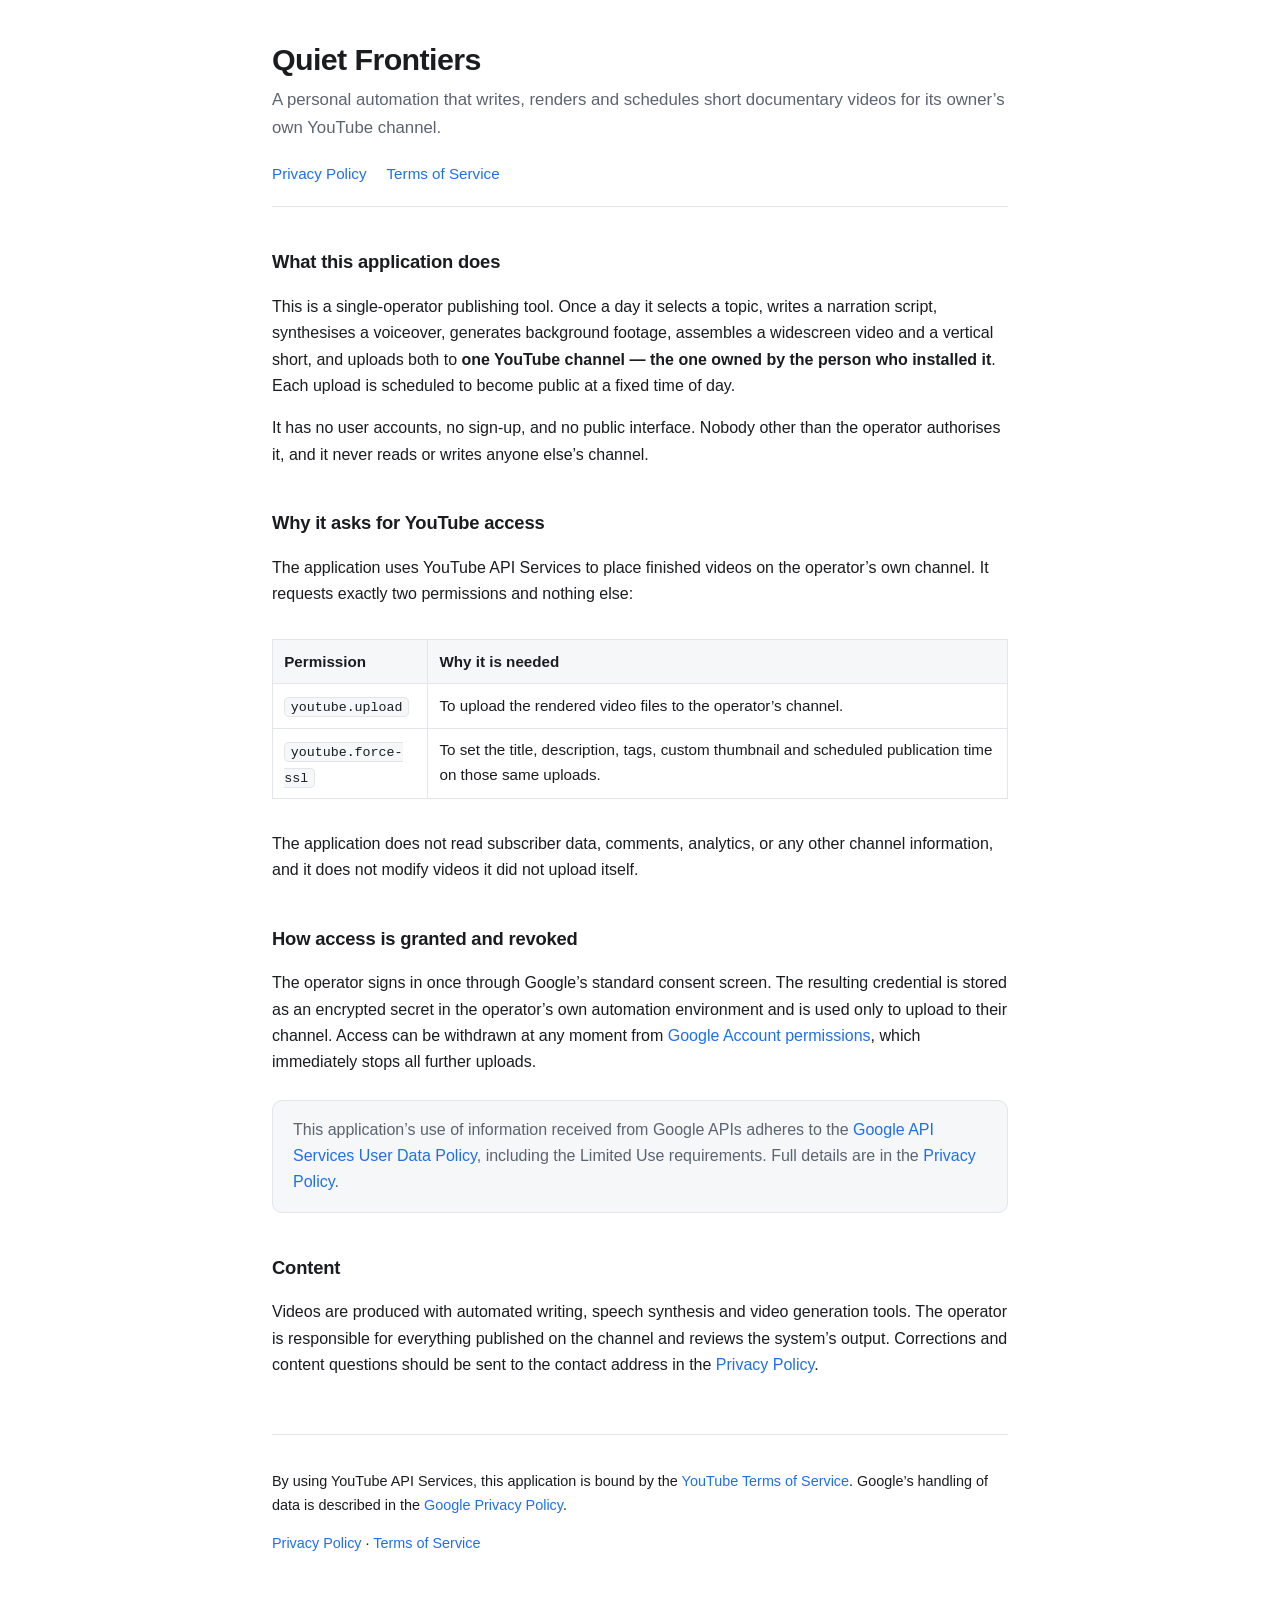
<file: docs/index.html>
<!doctype html>
<html lang="en">
<head>
<meta charset="utf-8">
<meta name="viewport" content="width=device-width, initial-scale=1">
<title>Quiet Frontiers — Automated Video Publishing</title>
<meta name="description" content="A personal automation that writes, renders and schedules short documentary videos for its owner's own YouTube channel.">
<link rel="stylesheet" href="style.css">
</head>
<body>
<div class="wrap">

<header>
  <h1>Quiet Frontiers</h1>
  <p class="lead">A personal automation that writes, renders and schedules short documentary
  videos for its owner&rsquo;s own YouTube channel.</p>
  <nav>
    <a href="privacy.html">Privacy Policy</a>
    <a href="terms.html">Terms of Service</a>
  </nav>
</header>

<h2>What this application does</h2>
<p>
  This is a single-operator publishing tool. Once a day it selects a topic, writes a narration
  script, synthesises a voiceover, generates background footage, assembles a widescreen video
  and a vertical short, and uploads both to <strong>one YouTube channel — the one owned by the
  person who installed it</strong>. Each upload is scheduled to become public at a fixed time
  of day.
</p>
<p>
  It has no user accounts, no sign-up, and no public interface. Nobody other than the operator
  authorises it, and it never reads or writes anyone else&rsquo;s channel.
</p>

<h2>Why it asks for YouTube access</h2>
<p>
  The application uses YouTube API Services to place finished videos on the operator&rsquo;s own
  channel. It requests exactly two permissions and nothing else:
</p>

<div class="scroll">
<table>
  <thead>
    <tr><th>Permission</th><th>Why it is needed</th></tr>
  </thead>
  <tbody>
    <tr>
      <td><code>youtube.upload</code></td>
      <td>To upload the rendered video files to the operator&rsquo;s channel.</td>
    </tr>
    <tr>
      <td><code>youtube.force-ssl</code></td>
      <td>To set the title, description, tags, custom thumbnail and scheduled publication
          time on those same uploads.</td>
    </tr>
  </tbody>
</table>
</div>

<p>
  The application does not read subscriber data, comments, analytics, or any other channel
  information, and it does not modify videos it did not upload itself.
</p>

<h2>How access is granted and revoked</h2>
<p>
  The operator signs in once through Google&rsquo;s standard consent screen. The resulting
  credential is stored as an encrypted secret in the operator&rsquo;s own automation environment
  and is used only to upload to their channel. Access can be withdrawn at any moment from
  <a href="https://myaccount.google.com/permissions" rel="noopener">Google Account permissions</a>,
  which immediately stops all further uploads.
</p>

<div class="card">
  <p class="muted" style="margin:0">
    This application&rsquo;s use of information received from Google APIs adheres to the
    <a href="https://developers.google.com/terms/api-services-user-data-policy" rel="noopener">Google
    API Services User Data Policy</a>, including the Limited Use requirements. Full details are
    in the <a href="privacy.html">Privacy Policy</a>.
  </p>
</div>

<h2>Content</h2>
<p>
  Videos are produced with automated writing, speech synthesis and video generation tools. The
  operator is responsible for everything published on the channel and reviews the system&rsquo;s
  output. Corrections and content questions should be sent to the contact address in the
  <a href="privacy.html">Privacy Policy</a>.
</p>

<footer>
  <p>
    By using YouTube API Services, this application is bound by the
    <a href="https://www.youtube.com/t/terms" rel="noopener">YouTube Terms of Service</a>.
    Google&rsquo;s handling of data is described in the
    <a href="https://policies.google.com/privacy" rel="noopener">Google Privacy Policy</a>.
  </p>
  <p><a href="privacy.html">Privacy Policy</a> &middot; <a href="terms.html">Terms of Service</a></p>
</footer>

</div>
</body>
</html>
</file>
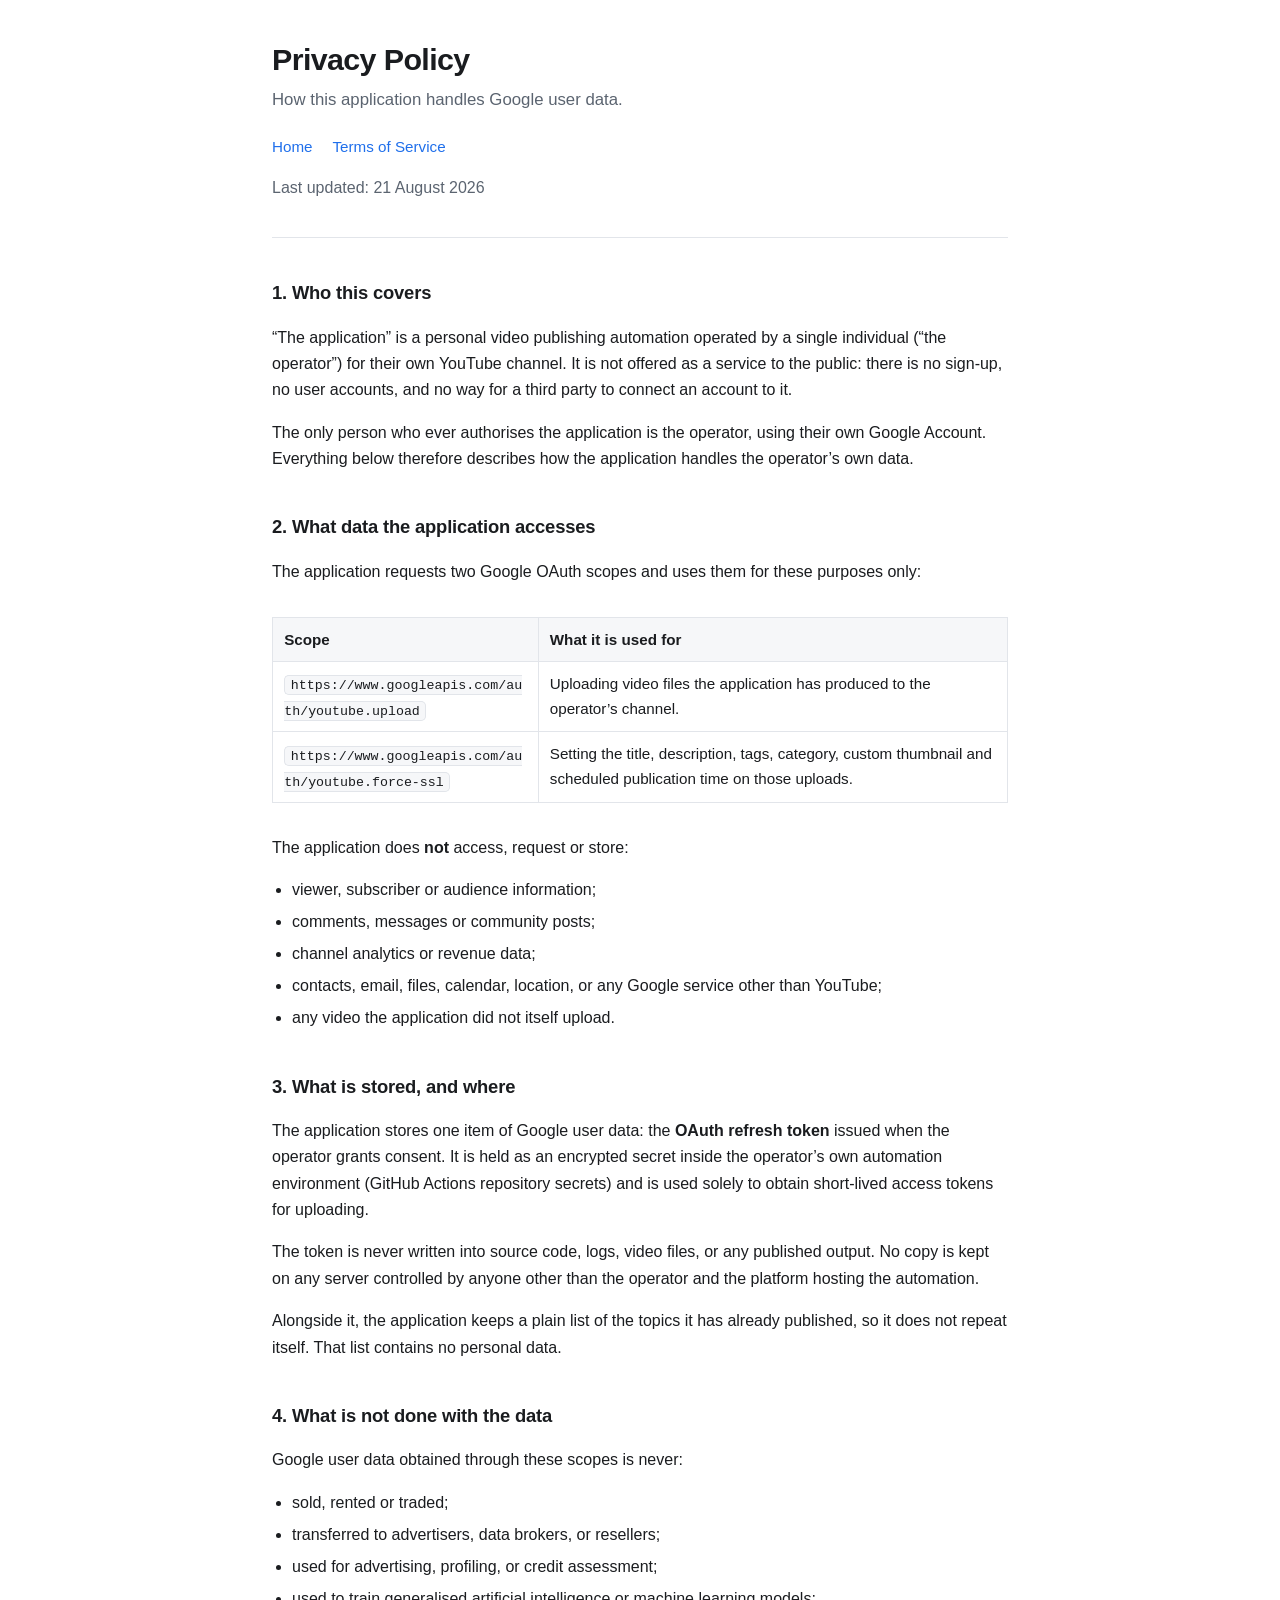
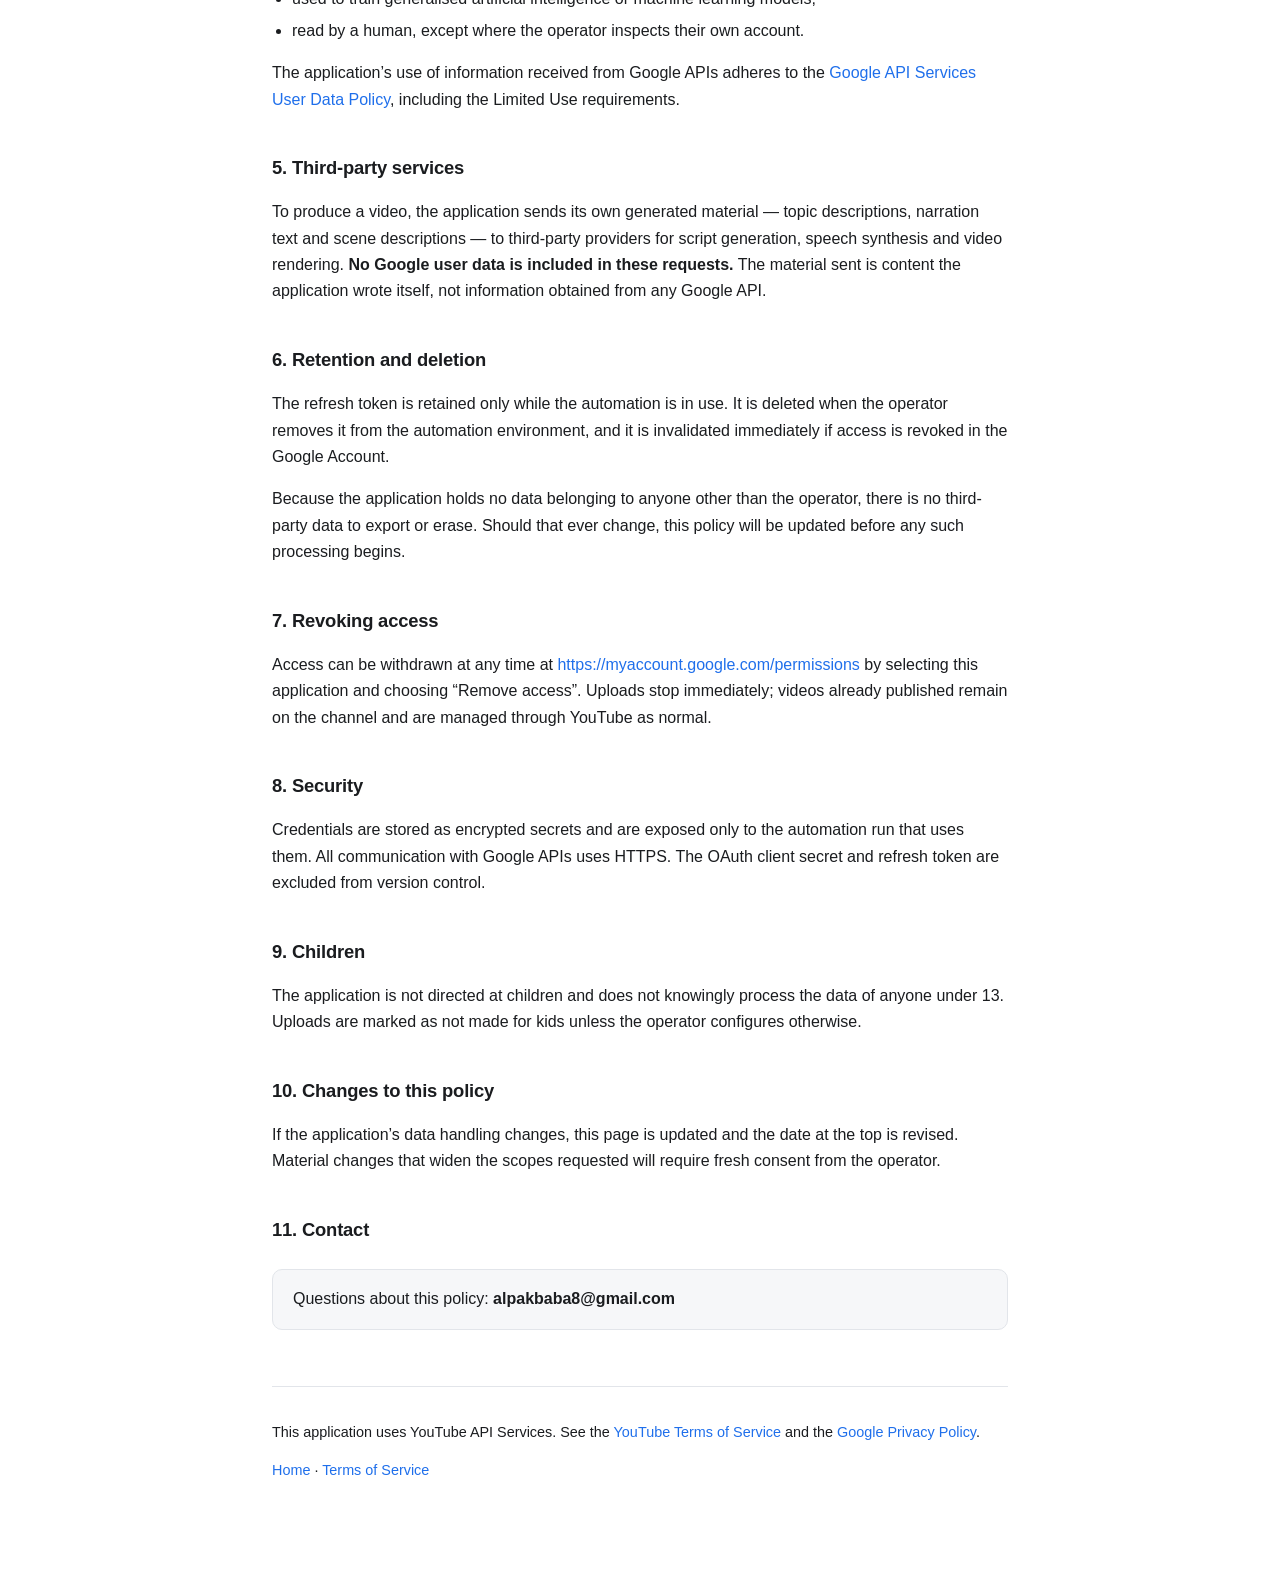
<file: docs/privacy.html>
<!doctype html>
<html lang="en">
<head>
<meta charset="utf-8">
<meta name="viewport" content="width=device-width, initial-scale=1">
<title>Privacy Policy — Quiet Frontiers</title>
<meta name="description" content="How the Quiet Frontiers publishing automation handles Google user data.">
<link rel="stylesheet" href="style.css">
</head>
<body>
<div class="wrap">

<header>
  <h1>Privacy Policy</h1>
  <p class="lead">How this application handles Google user data.</p>
  <nav>
    <a href="index.html">Home</a>
    <a href="terms.html">Terms of Service</a>
  </nav>
  <p class="muted" style="margin-top:1rem">Last updated: 21 August 2026</p>
</header>

<h2>1. Who this covers</h2>
<p>
  &ldquo;The application&rdquo; is a personal video publishing automation operated by a single
  individual (&ldquo;the operator&rdquo;) for their own YouTube channel. It is not offered as a
  service to the public: there is no sign-up, no user accounts, and no way for a third party to
  connect an account to it.
</p>
<p>
  The only person who ever authorises the application is the operator, using their own Google
  Account. Everything below therefore describes how the application handles the operator&rsquo;s
  own data.
</p>

<h2>2. What data the application accesses</h2>
<p>The application requests two Google OAuth scopes and uses them for these purposes only:</p>

<div class="scroll">
<table>
  <thead>
    <tr><th>Scope</th><th>What it is used for</th></tr>
  </thead>
  <tbody>
    <tr>
      <td><code>https://www.googleapis.com/auth/youtube.upload</code></td>
      <td>Uploading video files the application has produced to the operator&rsquo;s channel.</td>
    </tr>
    <tr>
      <td><code>https://www.googleapis.com/auth/youtube.force-ssl</code></td>
      <td>Setting the title, description, tags, category, custom thumbnail and scheduled
          publication time on those uploads.</td>
    </tr>
  </tbody>
</table>
</div>

<p>The application does <strong>not</strong> access, request or store:</p>
<ul>
  <li>viewer, subscriber or audience information;</li>
  <li>comments, messages or community posts;</li>
  <li>channel analytics or revenue data;</li>
  <li>contacts, email, files, calendar, location, or any Google service other than YouTube;</li>
  <li>any video the application did not itself upload.</li>
</ul>

<h2>3. What is stored, and where</h2>
<p>
  The application stores one item of Google user data: the <strong>OAuth refresh token</strong>
  issued when the operator grants consent. It is held as an encrypted secret inside the
  operator&rsquo;s own automation environment (GitHub Actions repository secrets) and is used
  solely to obtain short-lived access tokens for uploading.
</p>
<p>
  The token is never written into source code, logs, video files, or any published output. No
  copy is kept on any server controlled by anyone other than the operator and the platform
  hosting the automation.
</p>
<p>
  Alongside it, the application keeps a plain list of the topics it has already published, so it
  does not repeat itself. That list contains no personal data.
</p>

<h2>4. What is not done with the data</h2>
<p>Google user data obtained through these scopes is never:</p>
<ul>
  <li>sold, rented or traded;</li>
  <li>transferred to advertisers, data brokers, or resellers;</li>
  <li>used for advertising, profiling, or credit assessment;</li>
  <li>used to train generalised artificial intelligence or machine learning models;</li>
  <li>read by a human, except where the operator inspects their own account.</li>
</ul>
<p>
  The application&rsquo;s use of information received from Google APIs adheres to the
  <a href="https://developers.google.com/terms/api-services-user-data-policy" rel="noopener">Google
  API Services User Data Policy</a>, including the Limited Use requirements.
</p>

<h2>5. Third-party services</h2>
<p>
  To produce a video, the application sends its own generated material — topic descriptions,
  narration text and scene descriptions — to third-party providers for script generation, speech
  synthesis and video rendering. <strong>No Google user data is included in these requests.</strong>
  The material sent is content the application wrote itself, not information obtained from any
  Google API.
</p>

<h2>6. Retention and deletion</h2>
<p>
  The refresh token is retained only while the automation is in use. It is deleted when the
  operator removes it from the automation environment, and it is invalidated immediately if
  access is revoked in the Google Account.
</p>
<p>
  Because the application holds no data belonging to anyone other than the operator, there is no
  third-party data to export or erase. Should that ever change, this policy will be updated
  before any such processing begins.
</p>

<h2>7. Revoking access</h2>
<p>
  Access can be withdrawn at any time at
  <a href="https://myaccount.google.com/permissions" rel="noopener">https://myaccount.google.com/permissions</a>
  by selecting this application and choosing &ldquo;Remove access&rdquo;. Uploads stop
  immediately; videos already published remain on the channel and are managed through YouTube
  as normal.
</p>

<h2>8. Security</h2>
<p>
  Credentials are stored as encrypted secrets and are exposed only to the automation run that
  uses them. All communication with Google APIs uses HTTPS. The OAuth client secret and refresh
  token are excluded from version control.
</p>

<h2>9. Children</h2>
<p>
  The application is not directed at children and does not knowingly process the data of anyone
  under 13. Uploads are marked as not made for kids unless the operator configures otherwise.
</p>

<h2>10. Changes to this policy</h2>
<p>
  If the application&rsquo;s data handling changes, this page is updated and the date at the top
  is revised. Material changes that widen the scopes requested will require fresh consent from
  the operator.
</p>

<h2>11. Contact</h2>
<div class="card">
  <p style="margin:0">
    Questions about this policy: <strong>alpakbaba8@gmail.com</strong>
  </p>
</div>

<footer>
  <p>
    This application uses YouTube API Services. See the
    <a href="https://www.youtube.com/t/terms" rel="noopener">YouTube Terms of Service</a> and the
    <a href="https://policies.google.com/privacy" rel="noopener">Google Privacy Policy</a>.
  </p>
  <p><a href="index.html">Home</a> &middot; <a href="terms.html">Terms of Service</a></p>
</footer>

</div>
</body>
</html>
</file>
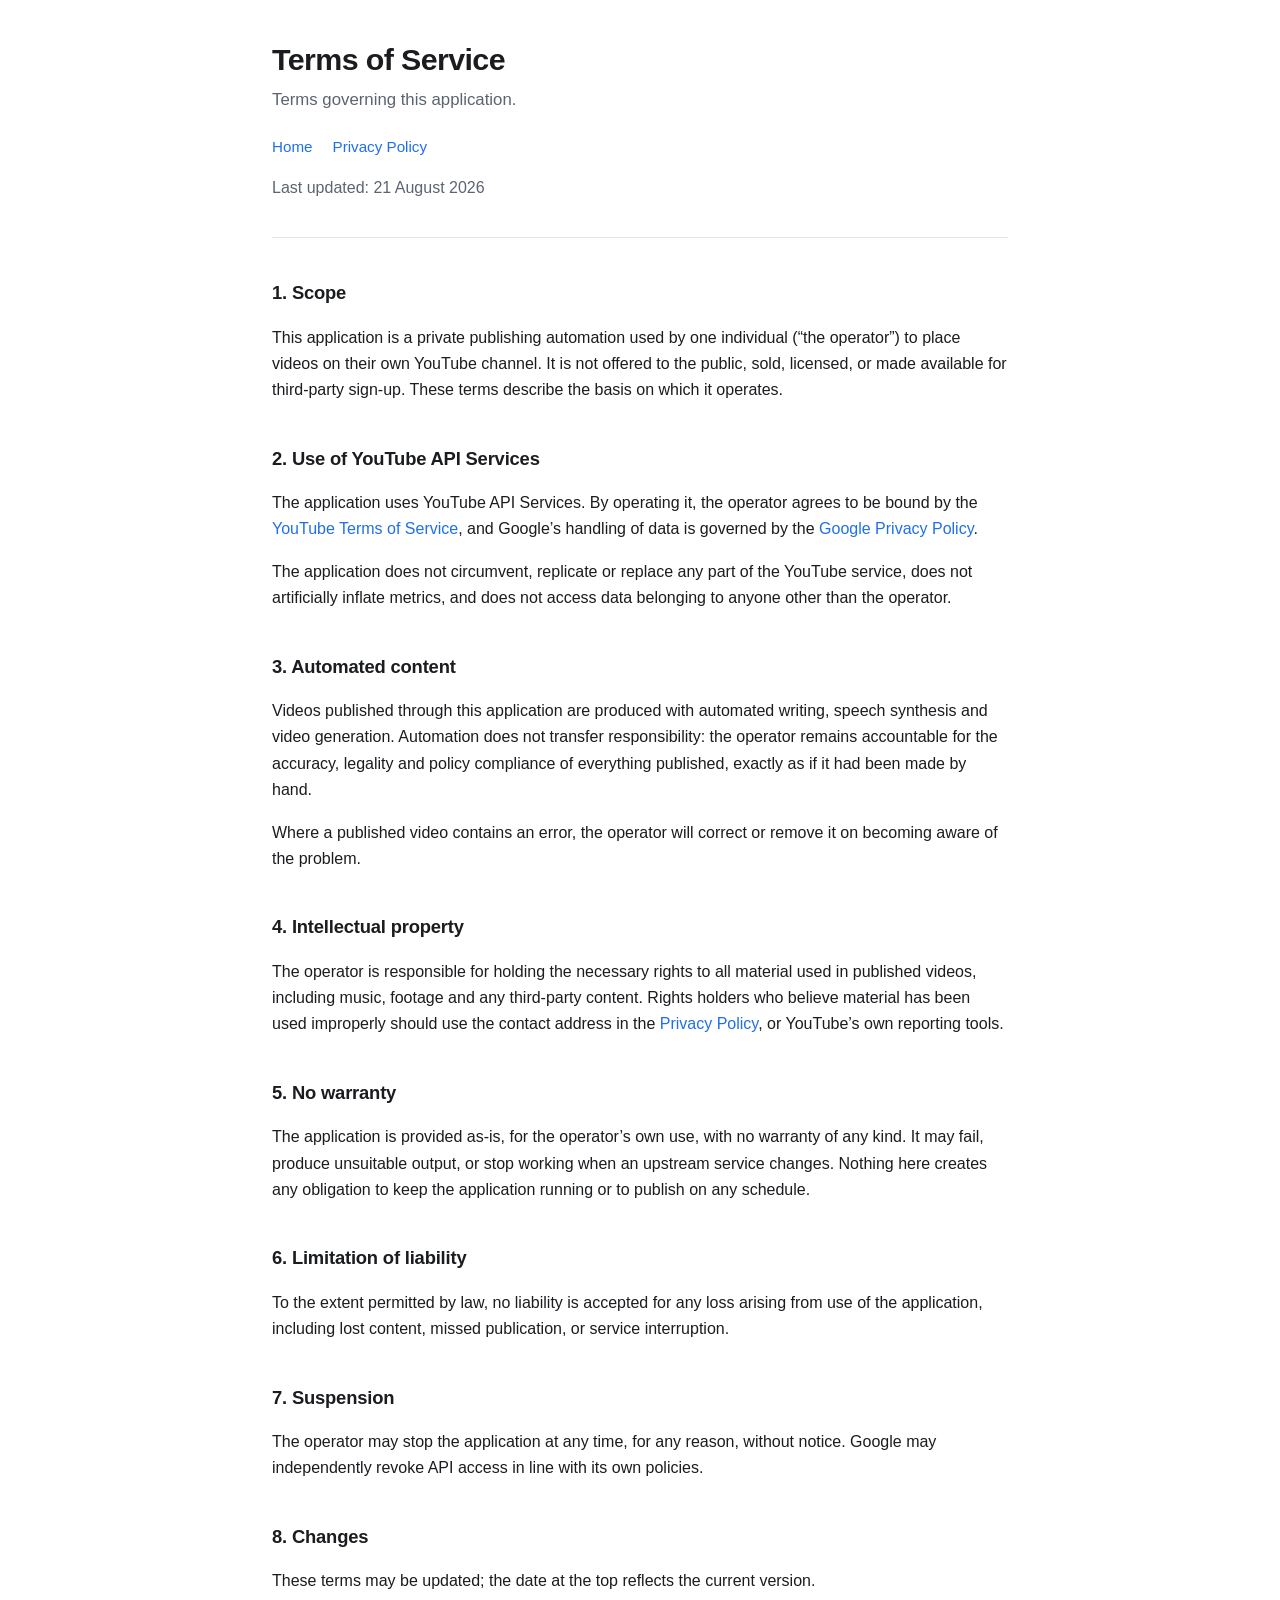
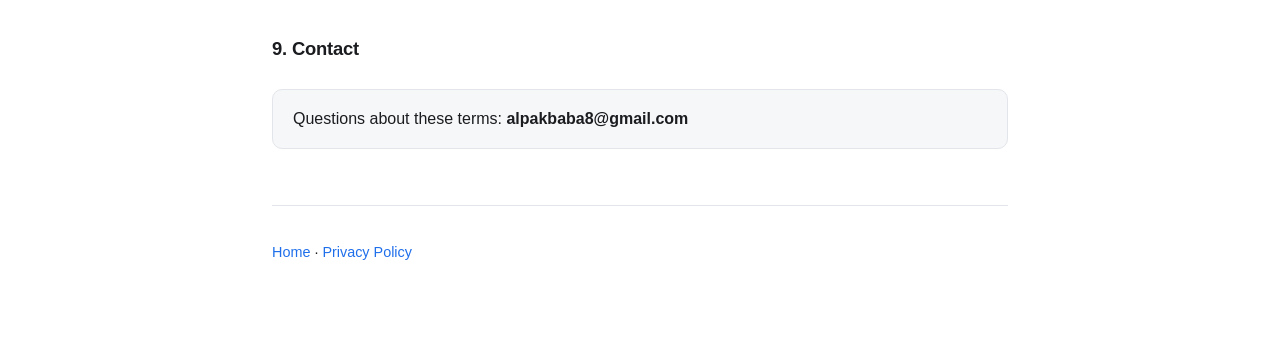
<file: docs/terms.html>
<!doctype html>
<html lang="en">
<head>
<meta charset="utf-8">
<meta name="viewport" content="width=device-width, initial-scale=1">
<title>Terms of Service — Quiet Frontiers</title>
<meta name="description" content="Terms governing the Quiet Frontiers publishing automation.">
<link rel="stylesheet" href="style.css">
</head>
<body>
<div class="wrap">

<header>
  <h1>Terms of Service</h1>
  <p class="lead">Terms governing this application.</p>
  <nav>
    <a href="index.html">Home</a>
    <a href="privacy.html">Privacy Policy</a>
  </nav>
  <p class="muted" style="margin-top:1rem">Last updated: 21 August 2026</p>
</header>

<h2>1. Scope</h2>
<p>
  This application is a private publishing automation used by one individual
  (&ldquo;the operator&rdquo;) to place videos on their own YouTube channel. It is not offered
  to the public, sold, licensed, or made available for third-party sign-up. These terms describe
  the basis on which it operates.
</p>

<h2>2. Use of YouTube API Services</h2>
<p>
  The application uses YouTube API Services. By operating it, the operator agrees to be bound by
  the <a href="https://www.youtube.com/t/terms" rel="noopener">YouTube Terms of Service</a>, and
  Google&rsquo;s handling of data is governed by the
  <a href="https://policies.google.com/privacy" rel="noopener">Google Privacy Policy</a>.
</p>
<p>
  The application does not circumvent, replicate or replace any part of the YouTube service, does
  not artificially inflate metrics, and does not access data belonging to anyone other than the
  operator.
</p>

<h2>3. Automated content</h2>
<p>
  Videos published through this application are produced with automated writing, speech synthesis
  and video generation. Automation does not transfer responsibility: the operator remains
  accountable for the accuracy, legality and policy compliance of everything published, exactly
  as if it had been made by hand.
</p>
<p>
  Where a published video contains an error, the operator will correct or remove it on becoming
  aware of the problem.
</p>

<h2>4. Intellectual property</h2>
<p>
  The operator is responsible for holding the necessary rights to all material used in published
  videos, including music, footage and any third-party content. Rights holders who believe
  material has been used improperly should use the contact address in the
  <a href="privacy.html">Privacy Policy</a>, or YouTube&rsquo;s own reporting tools.
</p>

<h2>5. No warranty</h2>
<p>
  The application is provided as-is, for the operator&rsquo;s own use, with no warranty of any
  kind. It may fail, produce unsuitable output, or stop working when an upstream service changes.
  Nothing here creates any obligation to keep the application running or to publish on any
  schedule.
</p>

<h2>6. Limitation of liability</h2>
<p>
  To the extent permitted by law, no liability is accepted for any loss arising from use of the
  application, including lost content, missed publication, or service interruption.
</p>

<h2>7. Suspension</h2>
<p>
  The operator may stop the application at any time, for any reason, without notice. Google may
  independently revoke API access in line with its own policies.
</p>

<h2>8. Changes</h2>
<p>
  These terms may be updated; the date at the top reflects the current version.
</p>

<h2>9. Contact</h2>
<div class="card">
  <p style="margin:0">
    Questions about these terms: <strong>alpakbaba8@gmail.com</strong>
  </p>
</div>

<footer>
  <p><a href="index.html">Home</a> &middot; <a href="privacy.html">Privacy Policy</a></p>
</footer>

</div>
</body>
</html>
</file>
<file: docs/style.css>
/* Shared styling for the OAuth consent screen's supporting pages. */

:root {
  --bg: #ffffff;
  --surface: #f6f7f9;
  --text: #1a1c1f;
  --muted: #5b6470;
  --border: #e2e5ea;
  --accent: #1f6feb;
}

@media (prefers-color-scheme: dark) {
  :root {
    --bg: #0f1116;
    --surface: #171a21;
    --text: #e8eaed;
    --muted: #9aa3b0;
    --border: #262b35;
    --accent: #6ea8fe;
  }
}

* { box-sizing: border-box; }

body {
  margin: 0;
  padding: 0 1.25rem 5rem;
  background: var(--bg);
  color: var(--text);
  font: 16px/1.65 -apple-system, BlinkMacSystemFont, "Segoe UI", Roboto, Helvetica, Arial, sans-serif;
  -webkit-text-size-adjust: 100%;
}

.wrap { max-width: 46rem; margin: 0 auto; }

header {
  border-bottom: 1px solid var(--border);
  margin-bottom: 2.5rem;
  padding: 2.5rem 0 1.25rem;
}

h1 { font-size: 1.9rem; line-height: 1.25; margin: 0 0 .5rem; letter-spacing: -.02em; }
h2 { font-size: 1.15rem; margin: 2.5rem 0 .75rem; letter-spacing: -.01em; }
h3 { font-size: 1rem; margin: 1.75rem 0 .5rem; }

p, li { color: var(--text); }
.lead, .muted { color: var(--muted); }
.lead { font-size: 1.05rem; margin: 0; }

a { color: var(--accent); text-decoration: none; }
a:hover { text-decoration: underline; }

nav { display: flex; flex-wrap: wrap; gap: 1.25rem; margin-top: 1.25rem; font-size: .95rem; }

ul { padding-left: 1.25rem; }
li { margin: .35rem 0; }

.card {
  background: var(--surface);
  border: 1px solid var(--border);
  border-radius: 10px;
  padding: 1rem 1.25rem;
  margin: 1.5rem 0;
}

code {
  background: var(--surface);
  border: 1px solid var(--border);
  border-radius: 5px;
  padding: .1rem .35rem;
  font-size: .875em;
  font-family: ui-monospace, SFMono-Regular, Menlo, Consolas, monospace;
  overflow-wrap: anywhere;
}

footer {
  border-top: 1px solid var(--border);
  margin-top: 3.5rem;
  padding-top: 1.25rem;
  color: var(--muted);
  font-size: .9rem;
}

table { border-collapse: collapse; width: 100%; margin: 1rem 0; font-size: .95rem; }
th, td { border: 1px solid var(--border); padding: .55rem .7rem; text-align: left; vertical-align: top; }
th { background: var(--surface); font-weight: 600; }
.scroll { overflow-x: auto; }
</file>
